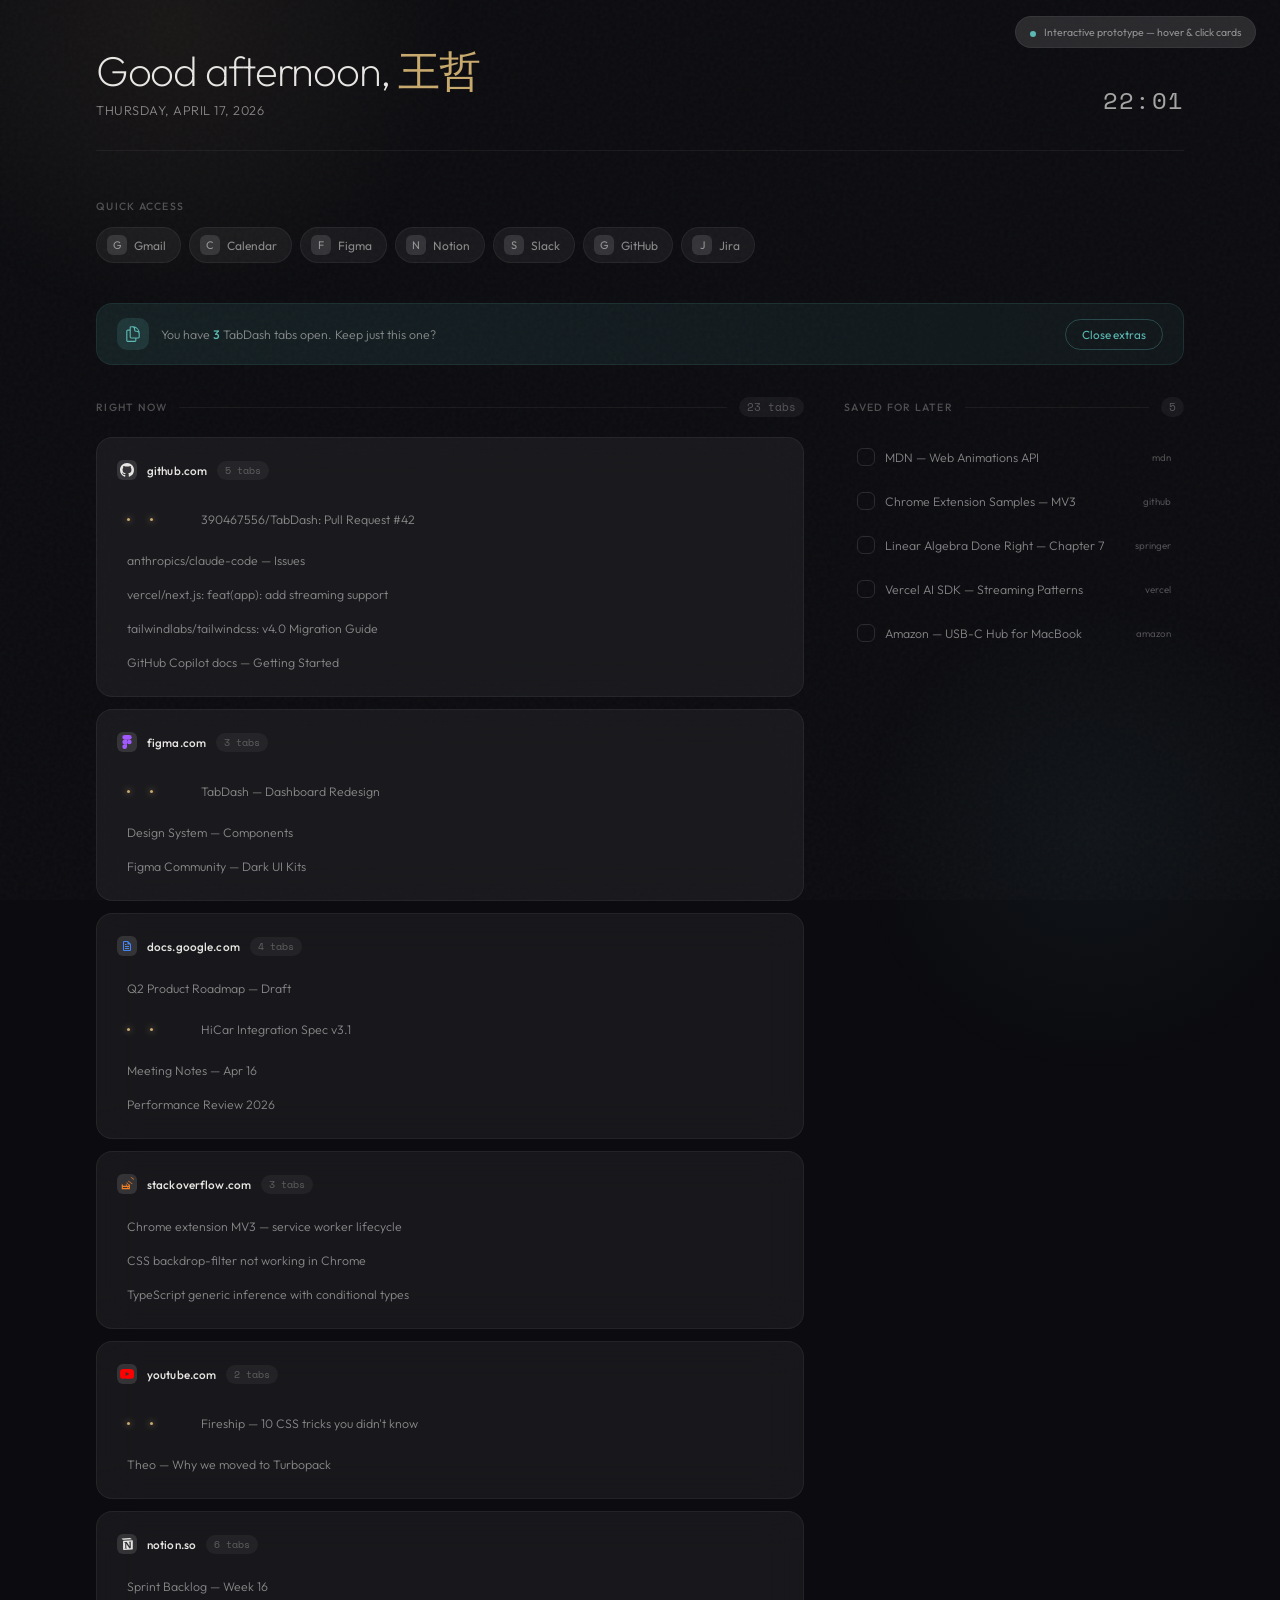
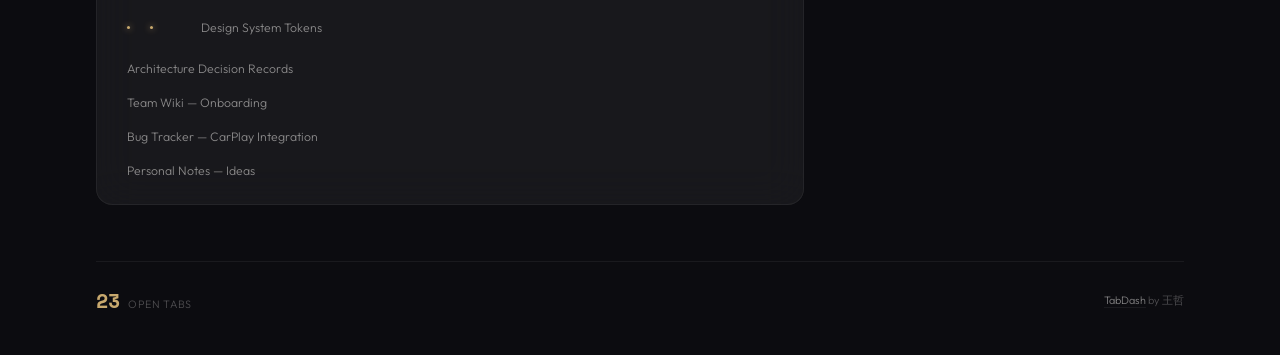
<file: prototype.html>
<!DOCTYPE html>
<html lang="en">
<head>
<meta charset="UTF-8">
<meta name="viewport" content="width=device-width, initial-scale=1.0">
<title>TabDash — Interactive Prototype</title>
<link rel="preconnect" href="https://fonts.googleapis.com">
<link href="https://fonts.googleapis.com/css2?family=Outfit:wght@200;300;400;500;600&family=Space+Mono:wght@400;700&display=swap" rel="stylesheet">
<style>
/* ============================================================
   TabDash — Cinematic Glass Prototype

   Dark mode, frosted glass cards, neon-line accents,
   staggered entrance animations, hover micro-interactions.
   Cool and futuristic — a cockpit for your browser.
   ============================================================ */

*, *::before, *::after { box-sizing: border-box; margin: 0; padding: 0; }

:root {
  /* Core palette — deep space with warm highlights */
  --bg:              #0c0c10;
  --bg-surface:      rgba(255, 255, 255, 0.03);
  --bg-glass:        rgba(255, 255, 255, 0.05);
  --bg-glass-hover:  rgba(255, 255, 255, 0.08);
  --bg-glass-active: rgba(255, 255, 255, 0.12);

  --text:            #e8e6e3;
  --text-secondary:  rgba(232, 230, 227, 0.55);
  --text-muted:      rgba(232, 230, 227, 0.3);
  --text-accent:     #c8a96e;

  /* Accent — warm champagne gold */
  --accent:          #c8a96e;
  --accent-glow:     rgba(200, 169, 110, 0.2);
  --accent-dim:      rgba(200, 169, 110, 0.08);

  /* Accent 2 — cool teal */
  --teal:            #5cb8b2;
  --teal-glow:       rgba(92, 184, 178, 0.15);
  --teal-dim:        rgba(92, 184, 178, 0.06);

  /* Borders */
  --border:          rgba(255, 255, 255, 0.06);
  --border-hover:    rgba(255, 255, 255, 0.12);
  --border-accent:   rgba(200, 169, 110, 0.3);

  /* Shadows & glows */
  --shadow:          0 4px 30px rgba(0, 0, 0, 0.4);
  --shadow-lg:       0 20px 60px rgba(0, 0, 0, 0.5);
  --glow-gold:       0 0 30px rgba(200, 169, 110, 0.15);
  --glow-teal:       0 0 30px rgba(92, 184, 178, 0.1);

  --radius:          16px;
  --radius-sm:       10px;
  --ease:            cubic-bezier(0.16, 1, 0.3, 1);
  --ease-bounce:     cubic-bezier(0.34, 1.56, 0.64, 1);

  --font:            'Outfit', -apple-system, sans-serif;
  --font-mono:       'Space Mono', monospace;
}

html {
  font-family: var(--font);
  font-size: 15px;
  color: var(--text);
  background: var(--bg);
  -webkit-font-smoothing: antialiased;
}

body {
  min-height: 100vh;
  overflow-x: hidden;
  position: relative;
}

/* ── Animated background ── */
body::before {
  content: '';
  position: fixed;
  top: -30%; left: -10%;
  width: 600px; height: 600px;
  background: radial-gradient(circle, rgba(200, 169, 110, 0.07) 0%, transparent 70%);
  border-radius: 50%;
  animation: float-glow 20s ease-in-out infinite;
  pointer-events: none;
  z-index: 0;
}

body::after {
  content: '';
  position: fixed;
  bottom: -20%; right: -5%;
  width: 500px; height: 500px;
  background: radial-gradient(circle, rgba(92, 184, 178, 0.05) 0%, transparent 70%);
  border-radius: 50%;
  animation: float-glow 25s ease-in-out infinite reverse;
  pointer-events: none;
  z-index: 0;
}

@keyframes float-glow {
  0%, 100% { transform: translate(0, 0) scale(1); }
  25% { transform: translate(60px, 40px) scale(1.1); }
  50% { transform: translate(-30px, 80px) scale(0.95); }
  75% { transform: translate(40px, -20px) scale(1.05); }
}

/* Grid noise overlay */
.noise {
  position: fixed; inset: 0;
  background-image: url("data:image/svg+xml,%3Csvg viewBox='0 0 256 256' xmlns='http://www.w3.org/2000/svg'%3E%3Cfilter id='n'%3E%3CfeTurbulence type='fractalNoise' baseFrequency='0.9' numOctaves='4' stitchTiles='stitch'/%3E%3C/filter%3E%3Crect width='100%25' height='100%25' filter='url(%23n)' opacity='0.03'/%3E%3C/svg%3E");
  pointer-events: none;
  z-index: 1;
}

/* ── Container ── */
.container {
  position: relative;
  z-index: 2;
  max-width: 1200px;
  margin: 0 auto;
  padding: 48px 56px 40px;
}

/* ── Staggered entrance animations ── */
@keyframes fade-up {
  from { opacity: 0; transform: translateY(24px); }
  to   { opacity: 1; transform: translateY(0); }
}

@keyframes fade-in {
  from { opacity: 0; }
  to   { opacity: 1; }
}

@keyframes slide-in-right {
  from { opacity: 0; transform: translateX(30px); }
  to   { opacity: 1; transform: translateX(0); }
}

@keyframes scale-in {
  from { opacity: 0; transform: scale(0.92); }
  to   { opacity: 1; transform: scale(1); }
}

@keyframes shimmer {
  0% { background-position: -200% 0; }
  100% { background-position: 200% 0; }
}

@keyframes pulse-ring {
  0% { box-shadow: 0 0 0 0 var(--accent-glow); }
  70% { box-shadow: 0 0 0 8px rgba(200, 169, 110, 0); }
  100% { box-shadow: 0 0 0 0 rgba(200, 169, 110, 0); }
}

.anim-1 { animation: fade-up 0.8s var(--ease) both; animation-delay: 0.1s; }
.anim-2 { animation: fade-up 0.8s var(--ease) both; animation-delay: 0.2s; }
.anim-3 { animation: fade-up 0.8s var(--ease) both; animation-delay: 0.3s; }
.anim-4 { animation: fade-up 0.8s var(--ease) both; animation-delay: 0.4s; }
.anim-5 { animation: fade-up 0.8s var(--ease) both; animation-delay: 0.55s; }
.anim-6 { animation: fade-up 0.8s var(--ease) both; animation-delay: 0.7s; }
.anim-slide { animation: slide-in-right 0.8s var(--ease) both; animation-delay: 0.35s; }

/* ══════════════════════════════════════
   HEADER
   ══════════════════════════════════════ */
header {
  display: flex;
  justify-content: space-between;
  align-items: flex-end;
  margin-bottom: 48px;
  padding-bottom: 32px;
  border-bottom: 1px solid var(--border);
}

.header-left h1 {
  font-size: 2.8rem;
  font-weight: 200;
  letter-spacing: -0.03em;
  line-height: 1.1;
  color: var(--text);
}

.header-left h1 span {
  color: var(--accent);
  font-weight: 300;
}

.header-left .date {
  margin-top: 8px;
  font-size: 0.85rem;
  font-weight: 300;
  color: var(--text-secondary);
  letter-spacing: 0.04em;
  text-transform: uppercase;
}

.header-right {
  display: flex;
  align-items: center;
  gap: 16px;
}

.clock {
  font-family: var(--font-mono);
  font-size: 1.6rem;
  font-weight: 400;
  color: var(--text);
  letter-spacing: 0.05em;
  opacity: 0.7;
}

.clock-colon {
  animation: blink 1s step-end infinite;
}

@keyframes blink {
  50% { opacity: 0.2; }
}

/* ══════════════════════════════════════
   QUICK ACCESS — Pill-shaped links
   ══════════════════════════════════════ */
.quick-access {
  margin-bottom: 40px;
}

.section-label {
  font-size: 0.7rem;
  font-weight: 500;
  letter-spacing: 0.12em;
  text-transform: uppercase;
  color: var(--text-muted);
  margin-bottom: 14px;
}

.quick-links {
  display: flex;
  flex-wrap: wrap;
  gap: 8px;
}

.quick-link {
  display: inline-flex;
  align-items: center;
  gap: 7px;
  padding: 7px 14px 7px 10px;
  background: var(--bg-glass);
  border: 1px solid var(--border);
  border-radius: 100px;
  color: var(--text-secondary);
  font-size: 0.8rem;
  font-weight: 400;
  text-decoration: none;
  transition: all 0.3s var(--ease);
  cursor: pointer;
}

.quick-link img {
  width: 16px; height: 16px;
  border-radius: 4px;
  filter: grayscale(0.3);
}

.quick-link:hover {
  background: var(--bg-glass-hover);
  border-color: var(--border-hover);
  color: var(--text);
  transform: translateY(-1px);
  box-shadow: var(--shadow);
}

/* ══════════════════════════════════════
   MAIN LAYOUT — Two columns
   ══════════════════════════════════════ */
.dashboard {
  display: grid;
  grid-template-columns: 1fr 340px;
  gap: 40px;
  align-items: start;
}

.dashboard.no-sidebar {
  grid-template-columns: 1fr;
}

/* ── Section headers ── */
.section-head {
  display: flex;
  align-items: center;
  gap: 12px;
  margin-bottom: 20px;
}

.section-head h2 {
  font-size: 0.7rem;
  font-weight: 500;
  letter-spacing: 0.12em;
  text-transform: uppercase;
  color: var(--text-muted);
  white-space: nowrap;
}

.section-head .line {
  flex: 1;
  height: 1px;
  background: var(--border);
}

.section-head .count {
  font-family: var(--font-mono);
  font-size: 0.7rem;
  color: var(--text-muted);
  padding: 2px 8px;
  background: var(--bg-glass);
  border-radius: 100px;
}

/* ══════════════════════════════════════
   DOMAIN CARDS — Frosted glass
   ══════════════════════════════════════ */
.cards {
  display: flex;
  flex-direction: column;
  gap: 12px;
}

.card {
  position: relative;
  background: var(--bg-glass);
  backdrop-filter: blur(20px);
  -webkit-backdrop-filter: blur(20px);
  border: 1px solid var(--border);
  border-radius: var(--radius);
  padding: 18px 20px;
  transition: all 0.35s var(--ease);
  cursor: default;
  overflow: hidden;
}

/* Shimmer line across top */
.card::before {
  content: '';
  position: absolute;
  top: 0; left: 0; right: 0;
  height: 1px;
  background: linear-gradient(90deg, transparent, rgba(200, 169, 110, 0.3), transparent);
  opacity: 0;
  transition: opacity 0.4s;
}

.card:hover {
  background: var(--bg-glass-hover);
  border-color: var(--border-hover);
  transform: translateY(-2px);
  box-shadow: var(--shadow), var(--glow-gold);
}

.card:hover::before {
  opacity: 1;
}

.card-header {
  display: flex;
  align-items: center;
  justify-content: space-between;
  margin-bottom: 12px;
}

.card-domain {
  display: flex;
  align-items: center;
  gap: 10px;
}

.card-favicon {
  width: 20px; height: 20px;
  border-radius: 6px;
  background: var(--bg-glass-active);
  display: flex; align-items: center; justify-content: center;
  font-size: 11px;
  flex-shrink: 0;
}

.card-domain-name {
  font-size: 0.78rem;
  font-weight: 500;
  color: var(--text);
  letter-spacing: 0.01em;
}

.card-tab-count {
  font-family: var(--font-mono);
  font-size: 0.65rem;
  color: var(--text-muted);
  background: var(--bg-glass);
  padding: 2px 8px;
  border-radius: 100px;
}

.card-actions {
  display: flex;
  gap: 4px;
  opacity: 0;
  transition: opacity 0.25s;
}

.card:hover .card-actions { opacity: 1; }

.card-action-btn {
  width: 28px; height: 28px;
  border-radius: 8px;
  border: 1px solid transparent;
  background: transparent;
  color: var(--text-secondary);
  cursor: pointer;
  display: flex; align-items: center; justify-content: center;
  transition: all 0.2s;
}

.card-action-btn:hover {
  background: var(--bg-glass-active);
  border-color: var(--border-hover);
  color: var(--text);
}

.card-action-btn svg {
  width: 14px; height: 14px;
}

/* Tab list inside card */
.card-tabs {
  display: flex;
  flex-direction: column;
  gap: 2px;
}

.card-tab {
  display: flex;
  align-items: center;
  gap: 10px;
  padding: 7px 10px;
  border-radius: var(--radius-sm);
  text-decoration: none;
  color: var(--text-secondary);
  font-size: 0.82rem;
  font-weight: 300;
  transition: all 0.2s var(--ease);
  cursor: pointer;
  position: relative;
}

.card-tab:hover {
  background: var(--bg-glass);
  color: var(--text);
}

/* Active tab indicator */
.card-tab.active::before {
  content: '';
  width: 3px;
  height: 3px;
  border-radius: 50%;
  background: var(--accent);
  box-shadow: 0 0 6px var(--accent);
  flex-shrink: 0;
}

.card-tab .tab-close {
  margin-left: auto;
  opacity: 0;
  width: 18px; height: 18px;
  border-radius: 50%;
  border: none;
  background: transparent;
  color: var(--text-muted);
  cursor: pointer;
  display: flex; align-items: center; justify-content: center;
  transition: all 0.2s;
  flex-shrink: 0;
}

.card-tab:hover .tab-close { opacity: 1; }
.card-tab .tab-close:hover {
  background: rgba(200, 80, 80, 0.2);
  color: #e07070;
}

.card-tab .tab-close svg { width: 12px; height: 12px; }

/* ══════════════════════════════════════
   SAVED FOR LATER — Right column
   ══════════════════════════════════════ */
.sidebar {
  position: sticky;
  top: 48px;
}

.saved-list {
  display: flex;
  flex-direction: column;
  gap: 4px;
}

.saved-item {
  display: flex;
  align-items: center;
  gap: 10px;
  padding: 10px 12px;
  border-radius: var(--radius-sm);
  background: transparent;
  border: 1px solid transparent;
  transition: all 0.3s var(--ease);
  cursor: pointer;
}

.saved-item:hover {
  background: var(--bg-glass);
  border-color: var(--border);
}

/* Custom checkbox */
.saved-check {
  width: 18px; height: 18px;
  border-radius: 6px;
  border: 1.5px solid var(--border-hover);
  flex-shrink: 0;
  display: flex; align-items: center; justify-content: center;
  transition: all 0.25s var(--ease-bounce);
  cursor: pointer;
}

.saved-check svg { width: 12px; height: 12px; opacity: 0; color: var(--bg); transition: opacity 0.2s; }

.saved-item.checked .saved-check {
  background: var(--accent);
  border-color: var(--accent);
  animation: pulse-ring 0.6s ease-out;
}

.saved-item.checked .saved-check svg { opacity: 1; }

.saved-item.checked .saved-text {
  text-decoration: line-through;
  color: var(--text-muted);
}

.saved-text {
  font-size: 0.82rem;
  font-weight: 300;
  color: var(--text-secondary);
  flex: 1;
  white-space: nowrap;
  overflow: hidden;
  text-overflow: ellipsis;
  transition: all 0.3s;
}

.saved-item:hover .saved-text { color: var(--text); }

.saved-domain {
  font-size: 0.65rem;
  color: var(--text-muted);
  flex-shrink: 0;
}

/* ══════════════════════════════════════
   CLEANUP BANNER — Animated border
   ══════════════════════════════════════ */
.banner {
  position: relative;
  display: flex;
  align-items: center;
  justify-content: space-between;
  padding: 14px 20px;
  margin-bottom: 32px;
  border-radius: var(--radius);
  background: var(--teal-dim);
  border: 1px solid rgba(92, 184, 178, 0.15);
  overflow: hidden;
}

.banner::before {
  content: '';
  position: absolute;
  top: 0; left: -100%;
  width: 200%; height: 100%;
  background: linear-gradient(90deg, transparent, rgba(92, 184, 178, 0.06), transparent);
  animation: shimmer 4s linear infinite;
}

.banner-left {
  display: flex;
  align-items: center;
  gap: 12px;
  position: relative;
  z-index: 1;
}

.banner-icon {
  width: 32px; height: 32px;
  border-radius: 10px;
  background: var(--teal-glow);
  display: flex; align-items: center; justify-content: center;
  color: var(--teal);
}

.banner-icon svg { width: 18px; height: 18px; }

.banner-text {
  font-size: 0.82rem;
  font-weight: 300;
  color: var(--text-secondary);
}

.banner-text strong {
  color: var(--teal);
  font-weight: 500;
}

.banner-btn {
  position: relative;
  z-index: 1;
  padding: 7px 16px;
  border-radius: 100px;
  border: 1px solid rgba(92, 184, 178, 0.3);
  background: transparent;
  color: var(--teal);
  font-family: var(--font);
  font-size: 0.78rem;
  font-weight: 400;
  cursor: pointer;
  transition: all 0.25s var(--ease);
}

.banner-btn:hover {
  background: var(--teal-glow);
  box-shadow: var(--glow-teal);
}

/* ══════════════════════════════════════
   FOOTER
   ══════════════════════════════════════ */
footer {
  margin-top: 56px;
  padding-top: 24px;
  border-top: 1px solid var(--border);
  display: flex;
  justify-content: space-between;
  align-items: center;
}

.footer-stat {
  display: flex;
  align-items: baseline;
  gap: 8px;
}

.footer-stat .num {
  font-family: var(--font-mono);
  font-size: 1.3rem;
  font-weight: 700;
  color: var(--accent);
}

.footer-stat .label {
  font-size: 0.72rem;
  font-weight: 300;
  color: var(--text-muted);
  text-transform: uppercase;
  letter-spacing: 0.06em;
}

.footer-meta {
  font-size: 0.72rem;
  color: var(--text-muted);
  font-weight: 300;
}

.footer-meta a {
  color: var(--text-secondary);
  text-decoration: none;
  border-bottom: 1px solid var(--border);
  transition: all 0.2s;
}

.footer-meta a:hover {
  color: var(--accent);
  border-color: var(--accent);
}

/* ══════════════════════════════════════
   TOAST
   ══════════════════════════════════════ */
.toast {
  position: fixed;
  bottom: 32px;
  left: 50%;
  transform: translateX(-50%) translateY(20px);
  display: flex;
  align-items: center;
  gap: 10px;
  padding: 12px 20px;
  background: rgba(30, 30, 35, 0.95);
  backdrop-filter: blur(20px);
  border: 1px solid var(--border-hover);
  border-radius: 100px;
  box-shadow: var(--shadow-lg);
  font-size: 0.82rem;
  font-weight: 400;
  color: var(--text);
  opacity: 0;
  pointer-events: none;
  transition: all 0.4s var(--ease);
  z-index: 1000;
}

.toast.show {
  opacity: 1;
  transform: translateX(-50%) translateY(0);
}

.toast svg {
  width: 18px; height: 18px;
  color: var(--teal);
  flex-shrink: 0;
}

/* ══════════════════════════════════════
   CARD CLOSE / SAVE ANIMATIONS
   ══════════════════════════════════════ */
.card.closing {
  animation: card-close 0.5s var(--ease) forwards;
}

@keyframes card-close {
  0%   { opacity: 1; transform: translateX(0) scale(1); max-height: 300px; }
  40%  { opacity: 0.5; transform: translateX(30px) scale(0.97); }
  100% { opacity: 0; transform: translateX(60px) scale(0.93); max-height: 0; padding: 0; margin: 0; border-width: 0; }
}

.card-tab.closing {
  animation: tab-close 0.35s var(--ease) forwards;
}

@keyframes tab-close {
  0%   { opacity: 1; transform: translateX(0); max-height: 40px; }
  100% { opacity: 0; transform: translateX(20px); max-height: 0; padding: 0; }
}

.saved-item.completing {
  animation: saved-complete 0.6s var(--ease) forwards;
}

@keyframes saved-complete {
  0%   { opacity: 1; transform: translateX(0); }
  50%  { opacity: 0.5; transform: translateX(-10px); }
  100% { opacity: 0; transform: translateX(-30px); max-height: 0; padding: 0; margin: 0; }
}

/* ── Scrollbar ── */
::-webkit-scrollbar { width: 6px; }
::-webkit-scrollbar-track { background: transparent; }
::-webkit-scrollbar-thumb { background: var(--border-hover); border-radius: 3px; }
::-webkit-scrollbar-thumb:hover { background: var(--text-muted); }

/* ── Tooltip interaction note ── */
.interaction-hint {
  position: fixed;
  top: 16px;
  right: 24px;
  padding: 8px 14px;
  background: var(--bg-glass-active);
  backdrop-filter: blur(12px);
  border: 1px solid var(--border);
  border-radius: 100px;
  font-size: 0.7rem;
  color: var(--text-secondary);
  z-index: 100;
  animation: fade-in 1s ease both;
  animation-delay: 1.5s;
}

.interaction-hint::before {
  content: '  ';
  display: inline-block;
  width: 6px; height: 6px;
  border-radius: 50%;
  background: var(--teal);
  margin-right: 8px;
  vertical-align: middle;
  animation: pulse-ring 2s ease-out infinite;
}
</style>
</head>
<body>

<!-- Noise overlay -->
<div class="noise"></div>

<!-- Interaction hint -->
<div class="interaction-hint">Interactive prototype — hover & click cards</div>

<div class="container">

  <!-- ═══════════ HEADER ═══════════ -->
  <header class="anim-1">
    <div class="header-left">
      <h1>Good afternoon, <span>王哲</span></h1>
      <div class="date">Thursday, April 17, 2026</div>
    </div>
    <div class="header-right">
      <div class="clock"><span id="hours">14</span><span class="clock-colon">:</span><span id="minutes">23</span></div>
    </div>
  </header>

  <!-- ═══════════ QUICK ACCESS ═══════════ -->
  <div class="quick-access anim-2">
    <div class="section-label">Quick access</div>
    <div class="quick-links">
      <a class="quick-link" href="#"><span class="card-favicon">G</span> Gmail</a>
      <a class="quick-link" href="#"><span class="card-favicon">C</span> Calendar</a>
      <a class="quick-link" href="#"><span class="card-favicon">F</span> Figma</a>
      <a class="quick-link" href="#"><span class="card-favicon">N</span> Notion</a>
      <a class="quick-link" href="#"><span class="card-favicon">S</span> Slack</a>
      <a class="quick-link" href="#"><span class="card-favicon">G</span> GitHub</a>
      <a class="quick-link" href="#"><span class="card-favicon">J</span> Jira</a>
    </div>
  </div>

  <!-- ═══════════ CLEANUP BANNER ═══════════ -->
  <div class="banner anim-3" id="banner">
    <div class="banner-left">
      <div class="banner-icon">
        <svg fill="none" viewBox="0 0 24 24" stroke-width="1.5" stroke="currentColor"><path stroke-linecap="round" stroke-linejoin="round" d="M15.75 17.25v3.375c0 .621-.504 1.125-1.125 1.125h-9.75a1.125 1.125 0 0 1-1.125-1.125V7.875c0-.621.504-1.125 1.125-1.125H6.75a9.06 9.06 0 0 1 1.5.124m7.5 10.376h3.375c.621 0 1.125-.504 1.125-1.125V11.25c0-4.46-3.243-8.161-7.5-8.876a9.06 9.06 0 0 0-1.5-.124H9.375c-.621 0-1.125.504-1.125 1.125v3.5m7.5 10.375H9.375a1.125 1.125 0 0 1-1.125-1.125v-9.25m12 6.625v-1.875a3.375 3.375 0 0 0-3.375-3.375h-1.5a1.125 1.125 0 0 1-1.125-1.125v-1.5a3.375 3.375 0 0 0-3.375-3.375H9.75" /></svg>
      </div>
      <div class="banner-text">You have <strong>3</strong> TabDash tabs open. Keep just this one?</div>
    </div>
    <button class="banner-btn" onclick="closeBanner()">Close extras</button>
  </div>

  <!-- ═══════════ MAIN CONTENT ═══════════ -->
  <div class="dashboard">

    <!-- LEFT: Open tabs -->
    <div class="left-col">
      <div class="section-head anim-3">
        <h2>Right now</h2>
        <div class="line"></div>
        <div class="count">23 tabs</div>
      </div>

      <div class="cards">

        <!-- Card 1: GitHub -->
        <div class="card anim-3" id="card-github">
          <div class="card-header">
            <div class="card-domain">
              <div class="card-favicon">
                <svg width="14" height="14" viewBox="0 0 16 16" fill="currentColor"><path d="M8 0C3.58 0 0 3.58 0 8c0 3.54 2.29 6.53 5.47 7.59.4.07.55-.17.55-.38 0-.19-.01-.82-.01-1.49-2.01.37-2.53-.49-2.69-.94-.09-.23-.48-.94-.82-1.13-.28-.15-.68-.52-.01-.53.63-.01 1.08.58 1.23.82.72 1.21 1.87.87 2.33.66.07-.52.28-.87.51-1.07-1.78-.2-3.64-.89-3.64-3.95 0-.87.31-1.59.82-2.15-.08-.2-.36-1.02.08-2.12 0 0 .67-.21 2.2.82.64-.18 1.32-.27 2-.27.68 0 1.36.09 2 .27 1.53-1.04 2.2-.82 2.2-.82.44 1.1.16 1.92.08 2.12.51.56.82 1.27.82 2.15 0 3.07-1.87 3.75-3.65 3.95.29.25.54.73.54 1.48 0 1.07-.01 1.93-.01 2.2 0 .21.15.46.55.38A8.013 8.013 0 0016 8c0-4.42-3.58-8-8-8z"/></svg>
              </div>
              <span class="card-domain-name">github.com</span>
              <span class="card-tab-count">5 tabs</span>
            </div>
            <div class="card-actions">
              <button class="card-action-btn" title="Save all for later" onclick="saveCard(this)">
                <svg fill="none" viewBox="0 0 24 24" stroke-width="2" stroke="currentColor"><path stroke-linecap="round" stroke-linejoin="round" d="M17.593 3.322c1.1.128 1.907 1.077 1.907 2.185V21L12 17.25 4.5 21V5.507c0-1.108.806-2.057 1.907-2.185a48.507 48.507 0 0 1 11.186 0Z" /></svg>
              </button>
              <button class="card-action-btn" title="Close all" onclick="closeCard(this)">
                <svg fill="none" viewBox="0 0 24 24" stroke-width="2" stroke="currentColor"><path stroke-linecap="round" stroke-linejoin="round" d="M6 18 18 6M6 6l12 12" /></svg>
              </button>
            </div>
          </div>
          <div class="card-tabs">
            <a class="card-tab active"><span class="card-tab active"></span>390467556/TabDash: Pull Request #42</a>
            <a class="card-tab">anthropics/claude-code — Issues</a>
            <a class="card-tab">vercel/next.js: feat(app): add streaming support</a>
            <a class="card-tab">tailwindlabs/tailwindcss: v4.0 Migration Guide</a>
            <a class="card-tab">GitHub Copilot docs — Getting Started</a>
          </div>
        </div>

        <!-- Card 2: Figma -->
        <div class="card anim-4" id="card-figma">
          <div class="card-header">
            <div class="card-domain">
              <div class="card-favicon" style="color: #a259ff;">
                <svg width="12" height="14" viewBox="0 0 38 57" fill="currentColor"><path d="M19 28.5a9.5 9.5 0 1 1 19 0 9.5 9.5 0 0 1-19 0z"/><path d="M0 47.5A9.5 9.5 0 0 1 9.5 38H19v9.5a9.5 9.5 0 1 1-19 0z"/><path d="M19 0v19h9.5a9.5 9.5 0 1 0 0-19H19z"/><path d="M0 9.5A9.5 9.5 0 0 0 9.5 19H19V0H9.5A9.5 9.5 0 0 0 0 9.5z"/><path d="M0 28.5A9.5 9.5 0 0 0 9.5 38H19V19H9.5A9.5 9.5 0 0 0 0 28.5z"/></svg>
              </div>
              <span class="card-domain-name">figma.com</span>
              <span class="card-tab-count">3 tabs</span>
            </div>
            <div class="card-actions">
              <button class="card-action-btn" title="Save all for later" onclick="saveCard(this)">
                <svg fill="none" viewBox="0 0 24 24" stroke-width="2" stroke="currentColor"><path stroke-linecap="round" stroke-linejoin="round" d="M17.593 3.322c1.1.128 1.907 1.077 1.907 2.185V21L12 17.25 4.5 21V5.507c0-1.108.806-2.057 1.907-2.185a48.507 48.507 0 0 1 11.186 0Z" /></svg>
              </button>
              <button class="card-action-btn" title="Close all" onclick="closeCard(this)">
                <svg fill="none" viewBox="0 0 24 24" stroke-width="2" stroke="currentColor"><path stroke-linecap="round" stroke-linejoin="round" d="M6 18 18 6M6 6l12 12" /></svg>
              </button>
            </div>
          </div>
          <div class="card-tabs">
            <a class="card-tab active"><span class="card-tab active"></span>TabDash — Dashboard Redesign</a>
            <a class="card-tab">Design System — Components</a>
            <a class="card-tab">Figma Community — Dark UI Kits</a>
          </div>
        </div>

        <!-- Card 3: Google Docs -->
        <div class="card anim-4" id="card-docs">
          <div class="card-header">
            <div class="card-domain">
              <div class="card-favicon" style="color: #4285f4;">
                <svg width="12" height="14" viewBox="0 0 24 24" fill="currentColor"><path d="M14 2H6a2 2 0 0 0-2 2v16a2 2 0 0 0 2 2h12a2 2 0 0 0 2-2V8l-6-6zM6 20V4h7v5h5v11H6z"/><path d="M8 12h8v2H8zm0 4h8v2H8zm0-8h3v2H8z"/></svg>
              </div>
              <span class="card-domain-name">docs.google.com</span>
              <span class="card-tab-count">4 tabs</span>
            </div>
            <div class="card-actions">
              <button class="card-action-btn" title="Save all for later" onclick="saveCard(this)">
                <svg fill="none" viewBox="0 0 24 24" stroke-width="2" stroke="currentColor"><path stroke-linecap="round" stroke-linejoin="round" d="M17.593 3.322c1.1.128 1.907 1.077 1.907 2.185V21L12 17.25 4.5 21V5.507c0-1.108.806-2.057 1.907-2.185a48.507 48.507 0 0 1 11.186 0Z" /></svg>
              </button>
              <button class="card-action-btn" title="Close all" onclick="closeCard(this)">
                <svg fill="none" viewBox="0 0 24 24" stroke-width="2" stroke="currentColor"><path stroke-linecap="round" stroke-linejoin="round" d="M6 18 18 6M6 6l12 12" /></svg>
              </button>
            </div>
          </div>
          <div class="card-tabs">
            <a class="card-tab">Q2 Product Roadmap — Draft</a>
            <a class="card-tab active"><span class="card-tab active"></span>HiCar Integration Spec v3.1</a>
            <a class="card-tab">Meeting Notes — Apr 16</a>
            <a class="card-tab">Performance Review 2026</a>
          </div>
        </div>

        <!-- Card 4: Stack Overflow -->
        <div class="card anim-5" id="card-stackoverflow">
          <div class="card-header">
            <div class="card-domain">
              <div class="card-favicon" style="color: #f48024;">
                <svg width="14" height="14" viewBox="0 0 24 24" fill="currentColor"><path d="M15 21H3v-8h2v6h10v-6h2v8zm-5.36-8.91l.91-.45 4.09 8.17-.91.46-4.09-8.18zm1.48-2.4l.77-.63 5.56 6.88-.77.63-5.56-6.88zm2.68-2.3l.54-.76 7.1 5.07-.54.77-7.1-5.08zM18.55 1l.37-.87L25 4.22l-.37.87-6.08-4.09zM5 15h10v2H5v-2z"/></svg>
              </div>
              <span class="card-domain-name">stackoverflow.com</span>
              <span class="card-tab-count">3 tabs</span>
            </div>
            <div class="card-actions">
              <button class="card-action-btn" title="Save all for later" onclick="saveCard(this)">
                <svg fill="none" viewBox="0 0 24 24" stroke-width="2" stroke="currentColor"><path stroke-linecap="round" stroke-linejoin="round" d="M17.593 3.322c1.1.128 1.907 1.077 1.907 2.185V21L12 17.25 4.5 21V5.507c0-1.108.806-2.057 1.907-2.185a48.507 48.507 0 0 1 11.186 0Z" /></svg>
              </button>
              <button class="card-action-btn" title="Close all" onclick="closeCard(this)">
                <svg fill="none" viewBox="0 0 24 24" stroke-width="2" stroke="currentColor"><path stroke-linecap="round" stroke-linejoin="round" d="M6 18 18 6M6 6l12 12" /></svg>
              </button>
            </div>
          </div>
          <div class="card-tabs">
            <a class="card-tab">Chrome extension MV3 — service worker lifecycle</a>
            <a class="card-tab">CSS backdrop-filter not working in Chrome</a>
            <a class="card-tab">TypeScript generic inference with conditional types</a>
          </div>
        </div>

        <!-- Card 5: YouTube -->
        <div class="card anim-5" id="card-youtube">
          <div class="card-header">
            <div class="card-domain">
              <div class="card-favicon" style="color: #ff0000;">
                <svg width="14" height="14" viewBox="0 0 24 24" fill="currentColor"><path d="M23.5 6.2a3 3 0 0 0-2.1-2.1C19.5 3.5 12 3.5 12 3.5s-7.5 0-9.4.6A3 3 0 0 0 .5 6.2 31.4 31.4 0 0 0 0 12a31.4 31.4 0 0 0 .5 5.8 3 3 0 0 0 2.1 2.1c1.9.6 9.4.6 9.4.6s7.5 0 9.4-.6a3 3 0 0 0 2.1-2.1c.4-1.9.5-5.8.5-5.8s0-3.9-.5-5.8zM9.7 15.5V8.5l6.3 3.5-6.3 3.5z"/></svg>
              </div>
              <span class="card-domain-name">youtube.com</span>
              <span class="card-tab-count">2 tabs</span>
            </div>
            <div class="card-actions">
              <button class="card-action-btn" title="Save all for later" onclick="saveCard(this)">
                <svg fill="none" viewBox="0 0 24 24" stroke-width="2" stroke="currentColor"><path stroke-linecap="round" stroke-linejoin="round" d="M17.593 3.322c1.1.128 1.907 1.077 1.907 2.185V21L12 17.25 4.5 21V5.507c0-1.108.806-2.057 1.907-2.185a48.507 48.507 0 0 1 11.186 0Z" /></svg>
              </button>
              <button class="card-action-btn" title="Close all" onclick="closeCard(this)">
                <svg fill="none" viewBox="0 0 24 24" stroke-width="2" stroke="currentColor"><path stroke-linecap="round" stroke-linejoin="round" d="M6 18 18 6M6 6l12 12" /></svg>
              </button>
            </div>
          </div>
          <div class="card-tabs">
            <a class="card-tab active"><span class="card-tab active"></span>Fireship — 10 CSS tricks you didn't know</a>
            <a class="card-tab">Theo — Why we moved to Turbopack</a>
          </div>
        </div>

        <!-- Card 6: Notion -->
        <div class="card anim-6" id="card-notion">
          <div class="card-header">
            <div class="card-domain">
              <div class="card-favicon">
                <svg width="14" height="14" viewBox="0 0 24 24" fill="currentColor"><path d="M4.459 4.208c.746.606 1.026.56 2.428.466l13.215-.793c.28 0 .047-.28-.046-.326L18.12 2.043c-.42-.327-.98-.56-1.634-.466L3.476 2.77c-.467.047-.56.28-.374.466l1.357.972zm.793 3.077v13.88c0 .747.373 1.027 1.214.98l14.523-.84c.84-.046.933-.56.933-1.166V6.324c0-.606-.233-.933-.746-.886l-15.177.886c-.56.047-.747.327-.747.96zm14.337.42c.093.42 0 .84-.42.886l-.7.14v10.264c-.607.327-1.167.514-1.634.514-.746 0-.933-.234-1.493-.934l-4.577-7.186v6.952l1.447.327s0 .84-1.167.84l-3.22.186c-.093-.186 0-.653.327-.746l.84-.233V9.854L7.333 9.76c-.093-.42.14-1.026.793-1.073l3.453-.233 4.764 7.279v-6.44l-1.213-.14c-.094-.513.28-.886.746-.933l3.453-.186z"/></svg>
              </div>
              <span class="card-domain-name">notion.so</span>
              <span class="card-tab-count">6 tabs</span>
            </div>
            <div class="card-actions">
              <button class="card-action-btn" title="Save all for later" onclick="saveCard(this)">
                <svg fill="none" viewBox="0 0 24 24" stroke-width="2" stroke="currentColor"><path stroke-linecap="round" stroke-linejoin="round" d="M17.593 3.322c1.1.128 1.907 1.077 1.907 2.185V21L12 17.25 4.5 21V5.507c0-1.108.806-2.057 1.907-2.185a48.507 48.507 0 0 1 11.186 0Z" /></svg>
              </button>
              <button class="card-action-btn" title="Close all" onclick="closeCard(this)">
                <svg fill="none" viewBox="0 0 24 24" stroke-width="2" stroke="currentColor"><path stroke-linecap="round" stroke-linejoin="round" d="M6 18 18 6M6 6l12 12" /></svg>
              </button>
            </div>
          </div>
          <div class="card-tabs">
            <a class="card-tab">Sprint Backlog — Week 16</a>
            <a class="card-tab active"><span class="card-tab active"></span>Design System Tokens</a>
            <a class="card-tab">Architecture Decision Records</a>
            <a class="card-tab">Team Wiki — Onboarding</a>
            <a class="card-tab">Bug Tracker — CarPlay Integration</a>
            <a class="card-tab">Personal Notes — Ideas</a>
          </div>
        </div>

      </div>
    </div>

    <!-- RIGHT: Saved for later -->
    <div class="sidebar anim-slide">
      <div class="section-head">
        <h2>Saved for later</h2>
        <div class="line"></div>
        <div class="count">5</div>
      </div>

      <div class="saved-list">
        <div class="saved-item" onclick="toggleSaved(this)">
          <div class="saved-check">
            <svg fill="none" viewBox="0 0 24 24" stroke-width="3" stroke="currentColor"><path stroke-linecap="round" stroke-linejoin="round" d="m4.5 12.75 6 6 9-13.5" /></svg>
          </div>
          <div class="saved-text">MDN — Web Animations API</div>
          <div class="saved-domain">mdn</div>
        </div>

        <div class="saved-item" onclick="toggleSaved(this)">
          <div class="saved-check">
            <svg fill="none" viewBox="0 0 24 24" stroke-width="3" stroke="currentColor"><path stroke-linecap="round" stroke-linejoin="round" d="m4.5 12.75 6 6 9-13.5" /></svg>
          </div>
          <div class="saved-text">Chrome Extension Samples — MV3</div>
          <div class="saved-domain">github</div>
        </div>

        <div class="saved-item" onclick="toggleSaved(this)">
          <div class="saved-check">
            <svg fill="none" viewBox="0 0 24 24" stroke-width="3" stroke="currentColor"><path stroke-linecap="round" stroke-linejoin="round" d="m4.5 12.75 6 6 9-13.5" /></svg>
          </div>
          <div class="saved-text">Linear Algebra Done Right — Chapter 7</div>
          <div class="saved-domain">springer</div>
        </div>

        <div class="saved-item" onclick="toggleSaved(this)">
          <div class="saved-check">
            <svg fill="none" viewBox="0 0 24 24" stroke-width="3" stroke="currentColor"><path stroke-linecap="round" stroke-linejoin="round" d="m4.5 12.75 6 6 9-13.5" /></svg>
          </div>
          <div class="saved-text">Vercel AI SDK — Streaming Patterns</div>
          <div class="saved-domain">vercel</div>
        </div>

        <div class="saved-item" onclick="toggleSaved(this)">
          <div class="saved-check">
            <svg fill="none" viewBox="0 0 24 24" stroke-width="3" stroke="currentColor"><path stroke-linecap="round" stroke-linejoin="round" d="m4.5 12.75 6 6 9-13.5" /></svg>
          </div>
          <div class="saved-text">Amazon — USB-C Hub for MacBook</div>
          <div class="saved-domain">amazon</div>
        </div>
      </div>
    </div>

  </div>

  <!-- ═══════════ FOOTER ═══════════ -->
  <footer class="anim-6">
    <div class="footer-stat">
      <div class="num">23</div>
      <div class="label">Open tabs</div>
    </div>
    <div class="footer-meta">
      <a href="#">TabDash</a> by 王哲
    </div>
  </footer>

</div>

<!-- Toast -->
<div class="toast" id="toast">
  <svg fill="none" viewBox="0 0 24 24" stroke-width="2" stroke="currentColor"><path stroke-linecap="round" stroke-linejoin="round" d="M9 12.75 11.25 15 15 9.75M21 12a9 9 0 1 1-18 0 9 9 0 0 1 18 0Z" /></svg>
  <span id="toastText"></span>
</div>

<script>
/* ── Clock ── */
function updateClock() {
  const now = new Date();
  document.getElementById('hours').textContent = String(now.getHours()).padStart(2, '0');
  document.getElementById('minutes').textContent = String(now.getMinutes()).padStart(2, '0');
}
updateClock();
setInterval(updateClock, 1000);

/* ── Toast ── */
let toastTimer;
function showToast(msg) {
  const t = document.getElementById('toast');
  document.getElementById('toastText').textContent = msg;
  t.classList.add('show');
  clearTimeout(toastTimer);
  toastTimer = setTimeout(() => t.classList.remove('show'), 2500);
}

/* ── Close card (animate out) ── */
function closeCard(btn) {
  const card = btn.closest('.card');
  card.classList.add('closing');
  const tabCount = card.querySelectorAll('.card-tab').length;
  showToast(`Closed ${tabCount} tabs`);
  setTimeout(() => card.remove(), 500);
  updateTabCount(-tabCount);
}

/* ── Save card to later ── */
function saveCard(btn) {
  const card = btn.closest('.card');
  const domainName = card.querySelector('.card-domain-name').textContent;
  const tabCount = card.querySelectorAll('.card-tab').length;
  card.classList.add('closing');
  showToast(`Saved ${tabCount} ${domainName} tabs for later`);

  // Add items to sidebar
  const savedList = document.querySelector('.saved-list');
  const tabs = card.querySelectorAll('.card-tab');
  tabs.forEach((tab, i) => {
    setTimeout(() => {
      const item = document.createElement('div');
      item.className = 'saved-item';
      item.setAttribute('onclick', 'toggleSaved(this)');
      item.style.animation = `fade-up 0.4s var(--ease) both`;
      item.innerHTML = `
        <div class="saved-check">
          <svg fill="none" viewBox="0 0 24 24" stroke-width="3" stroke="currentColor"><path stroke-linecap="round" stroke-linejoin="round" d="m4.5 12.75 6 6 9-13.5" /></svg>
        </div>
        <div class="saved-text">${tab.textContent.trim()}</div>
        <div class="saved-domain">${domainName.split('.')[0]}</div>
      `;
      savedList.appendChild(item);
    }, 200 + i * 80);
  });

  setTimeout(() => card.remove(), 500);
  updateTabCount(-tabCount);
}

/* ── Toggle saved item ── */
function toggleSaved(item) {
  if (item.classList.contains('checked')) {
    item.classList.add('completing');
    showToast('Completed');
    setTimeout(() => item.remove(), 600);
  } else {
    item.classList.add('checked');
  }
}

/* ── Close banner ── */
function closeBanner() {
  const banner = document.getElementById('banner');
  banner.style.transition = 'all 0.4s var(--ease)';
  banner.style.opacity = '0';
  banner.style.transform = 'translateY(-10px)';
  showToast('Closed 2 extra TabDash tabs');
  setTimeout(() => banner.style.display = 'none', 400);
}

/* ── Update tab count ── */
function updateTabCount(delta) {
  const numEl = document.querySelector('.footer-stat .num');
  const countEl = document.querySelector('.section-head .count');
  let count = parseInt(numEl.textContent) + delta;
  if (count < 0) count = 0;
  numEl.textContent = count;
  countEl.textContent = count + ' tabs';
}

/* ── Add close buttons to individual tabs ── */
document.querySelectorAll('.card-tab').forEach(tab => {
  const closeBtn = document.createElement('button');
  closeBtn.className = 'tab-close';
  closeBtn.innerHTML = '<svg fill="none" viewBox="0 0 24 24" stroke-width="2" stroke="currentColor"><path stroke-linecap="round" stroke-linejoin="round" d="M6 18 18 6M6 6l12 12" /></svg>';
  closeBtn.addEventListener('click', (e) => {
    e.stopPropagation();
    tab.classList.add('closing');
    setTimeout(() => {
      tab.remove();
      // Update card tab count
      const card = e.target.closest('.card');
      if (card) {
        const remaining = card.querySelectorAll('.card-tab').length;
        const countEl = card.querySelector('.card-tab-count');
        if (countEl) countEl.textContent = remaining + ' tabs';
        if (remaining === 0) {
          card.classList.add('closing');
          setTimeout(() => card.remove(), 500);
        }
      }
    }, 350);
    updateTabCount(-1);
    showToast('Tab closed');
  });
  tab.appendChild(closeBtn);
});
</script>
</body>
</html>
</file>
